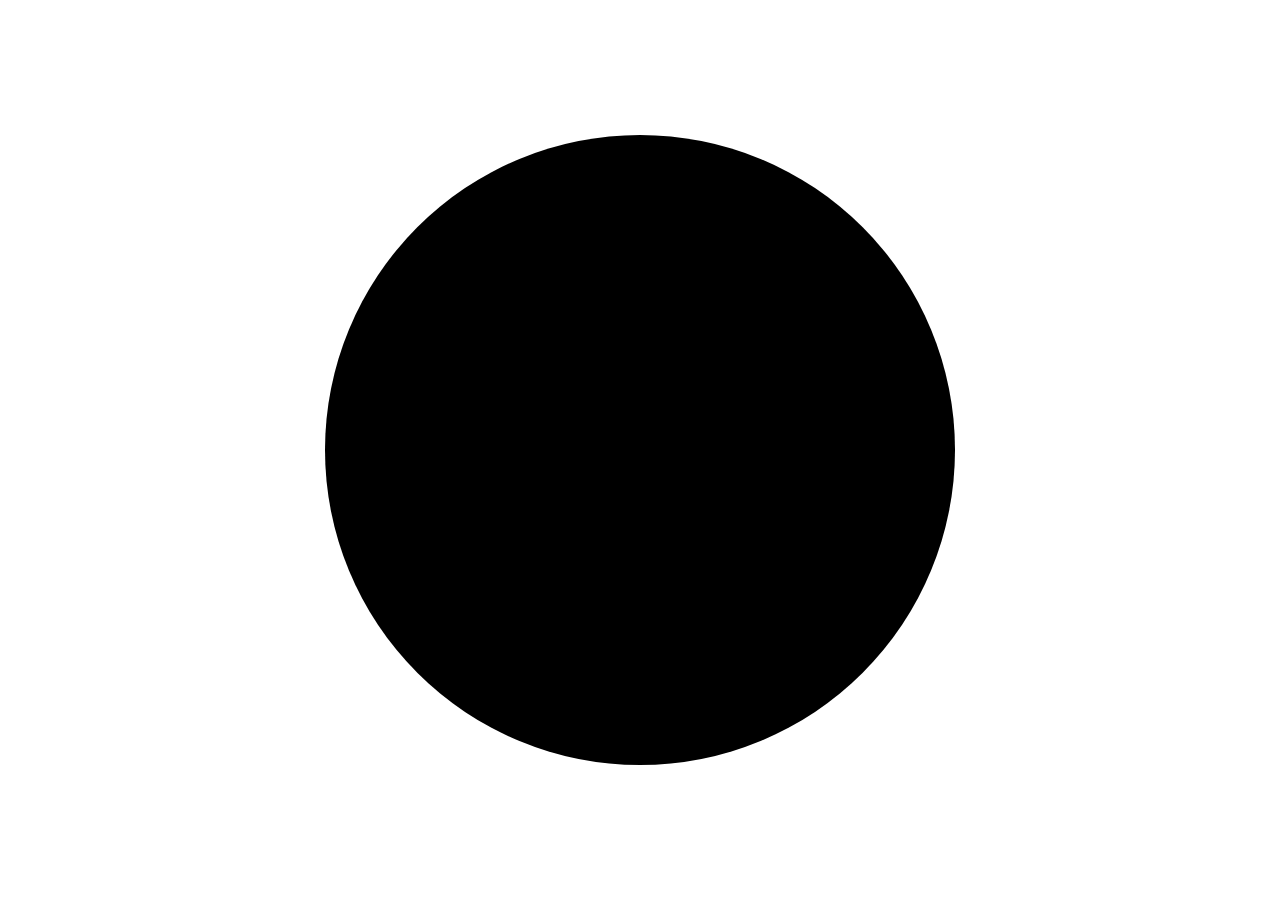
<file: site/index.html>
<!doctype html>
<html lang="de">
<head>
  <meta charset="utf-8">
  <meta name="viewport" content="width=device-width, initial-scale=1, viewport-fit=cover">
  <!-- Deutsche Texte im HTML sind nur der Rückfall ohne JavaScript. Maßgeblich ist sprachen/de.json. -->
  <title data-i18n="app.titel">Kontrastbilder</title>
  <meta name="description" content="Schwarz-weiße Kontrastbilder für Säuglinge, teilweise langsam animiert." data-i18n-attr="content=app.beschreibung">
  <meta name="theme-color" content="#000000">
  <meta name="mobile-web-app-capable" content="yes">
  <meta name="apple-mobile-web-app-capable" content="yes">
  <meta name="apple-mobile-web-app-status-bar-style" content="black-translucent">
  <meta name="apple-mobile-web-app-title" content="Kontrast">
  <link rel="manifest" href="manifest.webmanifest">
  <link rel="icon" href="icons/icon.svg" type="image/svg+xml">
  <link rel="apple-touch-icon" href="icons/icon-180.png">
  <link rel="stylesheet" href="css/app.css">
  <!-- Über file:// laufen ES-Module nicht. Dann nur den Hinweis zeigen. -->
  <script>
    if (location.protocol === "file:") {
      document.documentElement.classList.add("datei");
    }
  </script>
  <script type="module" src="js/app.js"></script>
</head>
<body>
  <main id="buehne"></main>

  <div id="ende" class="ende" hidden>
    <p data-i18n="ende.pause">Pause</p>
    <button type="button" id="fortsetzen" data-i18n="ende.fortsetzen">Weiter ansehen</button>
  </div>

  <nav id="leiste" class="leiste" aria-label="Bedienung" data-i18n-attr="aria-label=leiste.bedienung" inert>
    <button type="button" id="zurueck" title="Zurück (Pfeil links)" aria-label="Zurück" data-i18n-attr="title=leiste.zurueckTitel;aria-label=leiste.zurueck">
      <svg viewBox="0 0 24 24" aria-hidden="true"><polyline points="15 5 8 12 15 19"/></svg>
    </button>
    <span id="titel" class="titel"></span>
    <button type="button" id="weiter" title="Weiter (Pfeil rechts)" aria-label="Weiter" data-i18n-attr="title=leiste.weiterTitel;aria-label=leiste.weiter">
      <svg viewBox="0 0 24 24" aria-hidden="true"><polyline points="9 5 16 12 9 19"/></svg>
    </button>
    <button type="button" id="animation" title="Animation an/aus (Leertaste)" aria-label="Animation" aria-pressed="true" data-i18n-attr="title=leiste.animationTitel;aria-label=leiste.animation">
      <svg viewBox="0 0 24 24" aria-hidden="true" class="symbol-pause"><line x1="9" y1="6" x2="9" y2="18"/><line x1="15" y1="6" x2="15" y2="18"/></svg>
      <svg viewBox="0 0 24 24" aria-hidden="true" class="symbol-play"><polygon points="8 5 19 12 8 19"/></svg>
    </button>
    <button type="button" id="invertieren" title="Invertieren (I)" aria-label="Invertieren" aria-pressed="false" data-i18n-attr="aria-label=leiste.invertieren">
      <svg viewBox="0 0 24 24" aria-hidden="true"><circle cx="12" cy="12" r="8"/><path d="M12 4a8 8 0 0 1 0 16z" class="gefuellt"/></svg>
    </button>
    <button type="button" id="farbe" title="Farbe an/aus (C)" aria-label="Farbe" aria-pressed="false" data-i18n-attr="title=leiste.farbeTitel;aria-label=leiste.farbe">
      <svg viewBox="0 0 24 24" aria-hidden="true"><circle cx="12" cy="7.5" r="4.5"/><circle cx="7.5" cy="15.5" r="4.5"/><circle cx="16.5" cy="15.5" r="4.5"/></svg>
    </button>
    <button type="button" id="ton" title="Klang an/aus (T)" aria-label="Klang" aria-pressed="false" data-i18n-attr="title=leiste.tonTitel;aria-label=leiste.ton">
      <svg viewBox="0 0 24 24" aria-hidden="true" class="symbol-an"><polygon points="3 9 7 9 12 5 12 19 7 15 3 15" class="gefuellt"/><path d="M15.5 9a4 4 0 0 1 0 6"/><path d="M18 6.5a7.5 7.5 0 0 1 0 11"/></svg>
      <svg viewBox="0 0 24 24" aria-hidden="true" class="symbol-aus"><polygon points="3 9 7 9 12 5 12 19 7 15 3 15"/><line x1="16" y1="9.5" x2="21" y2="14.5"/><line x1="21" y1="9.5" x2="16" y2="14.5"/></svg>
    </button>
    <button type="button" id="vollbild" title="Vollbild (F)" aria-label="Vollbild" data-i18n-attr="title=leiste.vollbildTitel;aria-label=leiste.vollbild">
      <svg viewBox="0 0 24 24" aria-hidden="true"><polyline points="4 9 4 4 9 4"/><polyline points="15 4 20 4 20 9"/><polyline points="20 15 20 20 15 20"/><polyline points="9 20 4 20 4 15"/></svg>
    </button>
    <button type="button" id="menue" title="Einstellungen" aria-label="Einstellungen" aria-haspopup="dialog" data-i18n-attr="title=leiste.einstellungenTitel;aria-label=leiste.einstellungen">
      <svg viewBox="0 0 24 24" aria-hidden="true"><line x1="4" y1="7" x2="20" y2="7"/><line x1="4" y1="17" x2="20" y2="17"/><circle cx="9" cy="7" r="2.2" class="gefuellt"/><circle cx="15" cy="17" r="2.2" class="gefuellt"/></svg>
    </button>
  </nav>

  <dialog id="einstellungen" class="einstellungen" aria-labelledby="einstellungen-titel">
    <form method="dialog">
      <h2 id="einstellungen-titel" data-i18n="einstellungen.titel">Einstellungen</h2>

      <label class="zeile">
        <input type="checkbox" id="e-animation">
        <span data-i18n="einstellungen.animation">Animation</span>
      </label>
      <p class="hinweis" id="e-animation-hinweis" hidden data-i18n="einstellungen.animationSystem">Das System wünscht weniger Bewegung. Deshalb ist die Animation standardmäßig aus.</p>

      <label class="zeile">
        <span data-i18n="einstellungen.tempo">Geschwindigkeit</span>
        <input type="range" id="e-tempo" min="0" max="5" step="1">
        <output id="e-tempo-wert" for="e-tempo"></output>
      </label>

      <label class="zeile">
        <input type="checkbox" id="e-invertiert">
        <span data-i18n="einstellungen.invertiert">Invertiert (weiß auf schwarz)</span>
      </label>

      <label class="zeile">
        <input type="checkbox" id="e-farbe">
        <span data-i18n="einstellungen.farbe">Farbe (bis zu 4 Farben pro Bild)</span>
      </label>
      <p class="hinweis" data-i18n="einstellungen.farbeHinweis">Im Farbmodus hat jedes Bild seine eigenen Farben, Invertieren wirkt dann nicht. Einige Bilder bleiben schwarz-weiß.</p>

      <label class="zeile">
        <input type="checkbox" id="e-ton">
        <span data-i18n="einstellungen.klang">Klang</span>
      </label>
      <div id="e-klaenge" class="klangliste"></div>
      <p class="hinweis" data-i18n="einstellungen.klaengeHinweis">Mehrere Klänge lassen sich gleichzeitig anhaken und mischen. Der Regler daneben bestimmt den Anteil.</p>

      <label class="zeile">
        <span data-i18n="einstellungen.lautstaerke">Lautstärke</span>
        <input type="range" id="e-lautstaerke" min="0" max="100" step="5">
        <output id="e-lautstaerke-wert" for="e-lautstaerke"></output>
      </label>
      <p class="hinweis" data-i18n="einstellungen.klangHinweis">Klänge werden live im Gerät erzeugt, es werden keine Dateien abgespielt. Leise einstellen und das Gerät nicht direkt neben das Kind legen. Der Klang läuft nach dem Sitzungs-Timer weiter.</p>

      <label class="zeile">
        <span data-i18n="einstellungen.autoWeiter">Automatisch weiter</span>
        <select id="e-auto">
          <option value="0" data-i18n="einstellungen.autoAus">aus</option>
          <option value="60" data-i18n="einstellungen.auto60">jede Minute</option>
          <option value="180" data-i18n="einstellungen.auto180">alle 3 Minuten</option>
          <option value="300" data-i18n="einstellungen.auto300">alle 5 Minuten</option>
          <option value="600" data-i18n="einstellungen.auto600">alle 10 Minuten</option>
        </select>
      </label>

      <label class="zeile">
        <span data-i18n="einstellungen.sitzung">Sitzung beenden nach</span>
        <select id="e-sitzung">
          <option value="0" data-i18n="einstellungen.sitzungAus">aus</option>
          <option value="3" data-i18n="einstellungen.sitzung3">3 Minuten</option>
          <option value="5" data-i18n="einstellungen.sitzung5">5 Minuten</option>
          <option value="10" data-i18n="einstellungen.sitzung10">10 Minuten</option>
        </select>
      </label>

      <label class="zeile">
        <input type="checkbox" id="e-touch">
        <span data-i18n="einstellungen.touch">Tippen und Wischen wechselt das Bild</span>
      </label>
      <p class="hinweis" data-i18n="einstellungen.touchHinweis">Aus: Berührung blendet nur diese Leiste ein. An: linkes Drittel zurück, rechtes Drittel weiter, Mitte Leiste, Wischen wechselt.</p>

      <label class="zeile" id="e-sprache-zeile" hidden>
        <span data-i18n="einstellungen.sprache">Sprache</span>
        <select id="e-sprache"></select>
      </label>

      <p class="hinweis" id="e-wach"></p>

      <p class="hinweis" data-i18n="einstellungen.tasten">Tasten: Pfeile wechseln, Leertaste Animation, I invertiert, C Farbe, T Klang, F Vollbild, + und − Geschwindigkeit.</p>

      <p class="links">
        <a href="druck.html" data-i18n="einstellungen.druck">Druckansicht</a>
        <a href="pruefen.html" data-i18n="einstellungen.pruefen">Prüfseite</a>
        <a href="hinweise.html" data-i18n="einstellungen.hinweise">Hinweise und Datenschutz</a>
      </p>

      <button type="submit" class="schliessen" data-i18n="einstellungen.schliessen">Schließen</button>
    </form>
  </dialog>

  <div id="datei-hinweis" class="datei-hinweis">
    <h1>Kontrastbilder</h1>
    <p>Diese Seite muss über einen lokalen Server geöffnet werden, nicht direkt als Datei.</p>
    <p>Im Projektordner ausführen:</p>
    <pre>python3 werkzeuge/server.py</pre>
    <p>Dann im Browser <code>http://localhost:8000</code> öffnen.</p>
  </div>

  <noscript><p class="datei-hinweis" style="display:block">Diese Seite braucht JavaScript.</p></noscript>
</body>
</html>
</file>
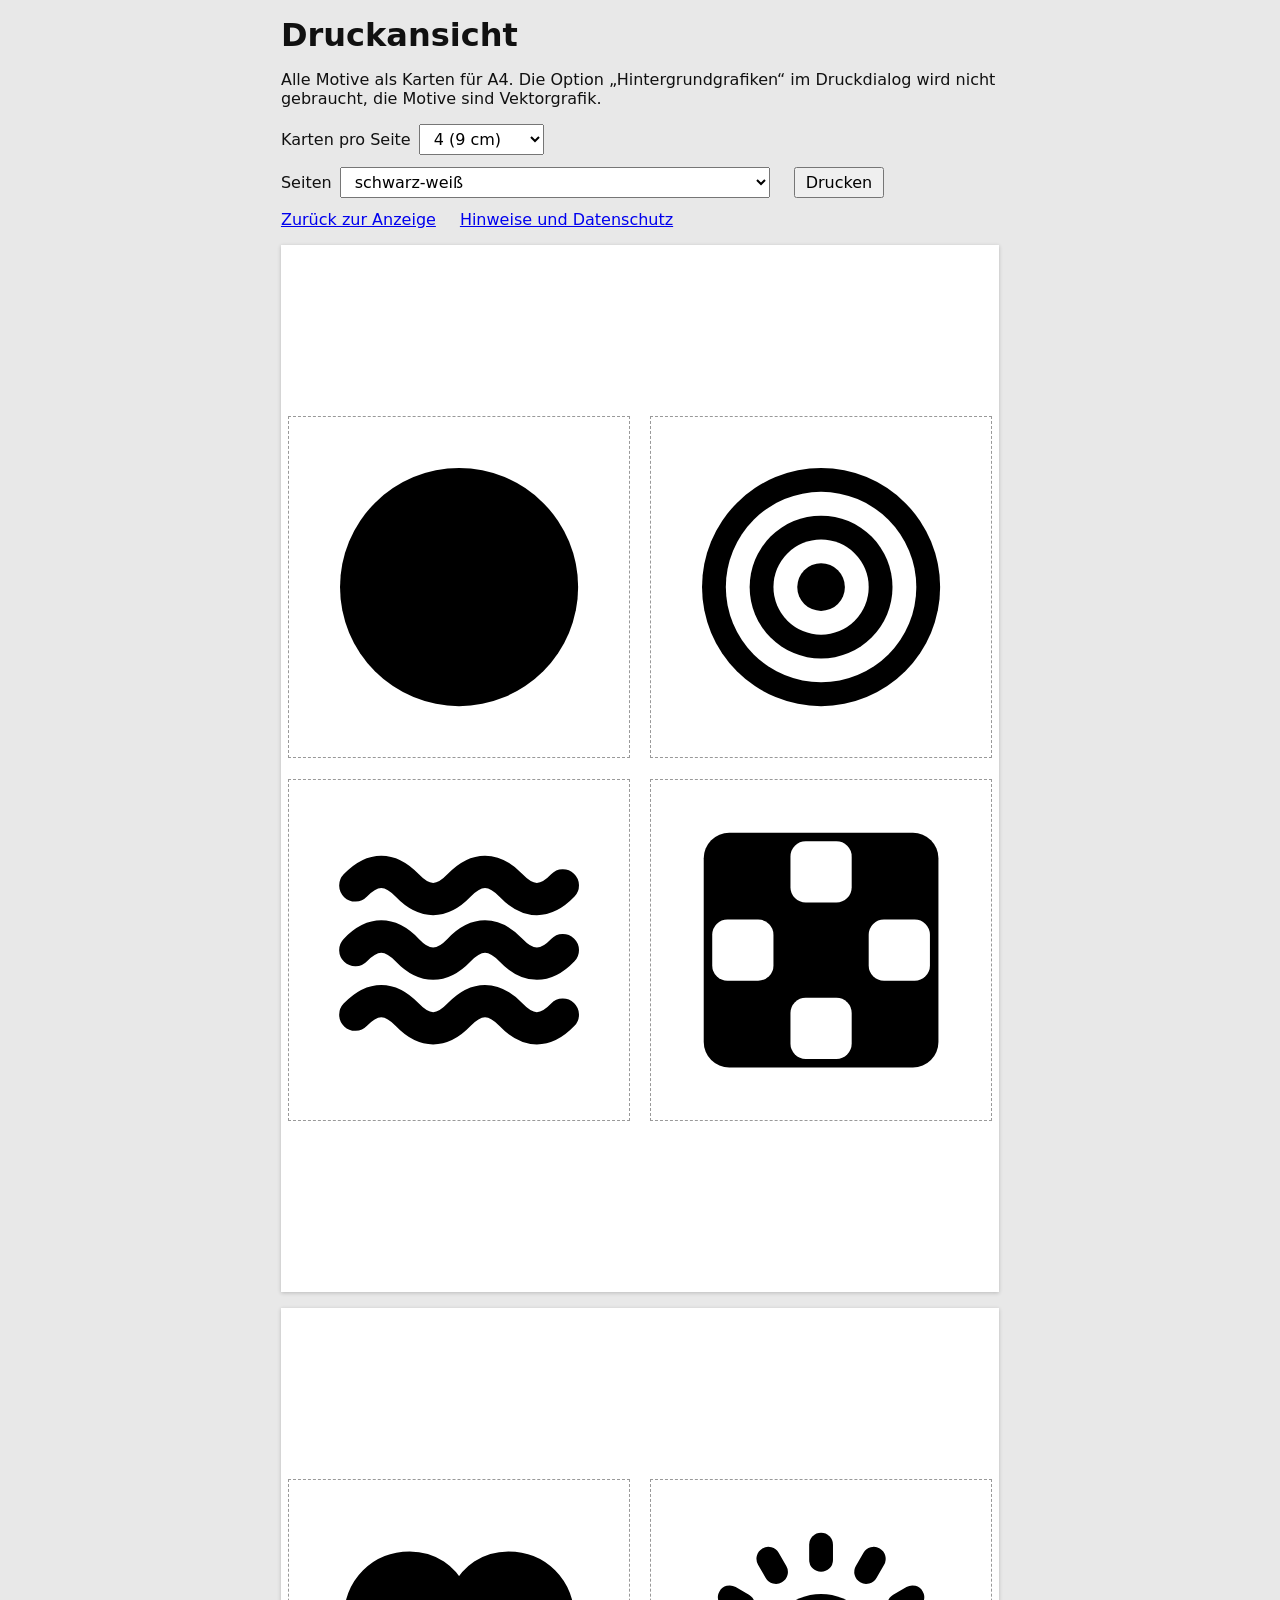
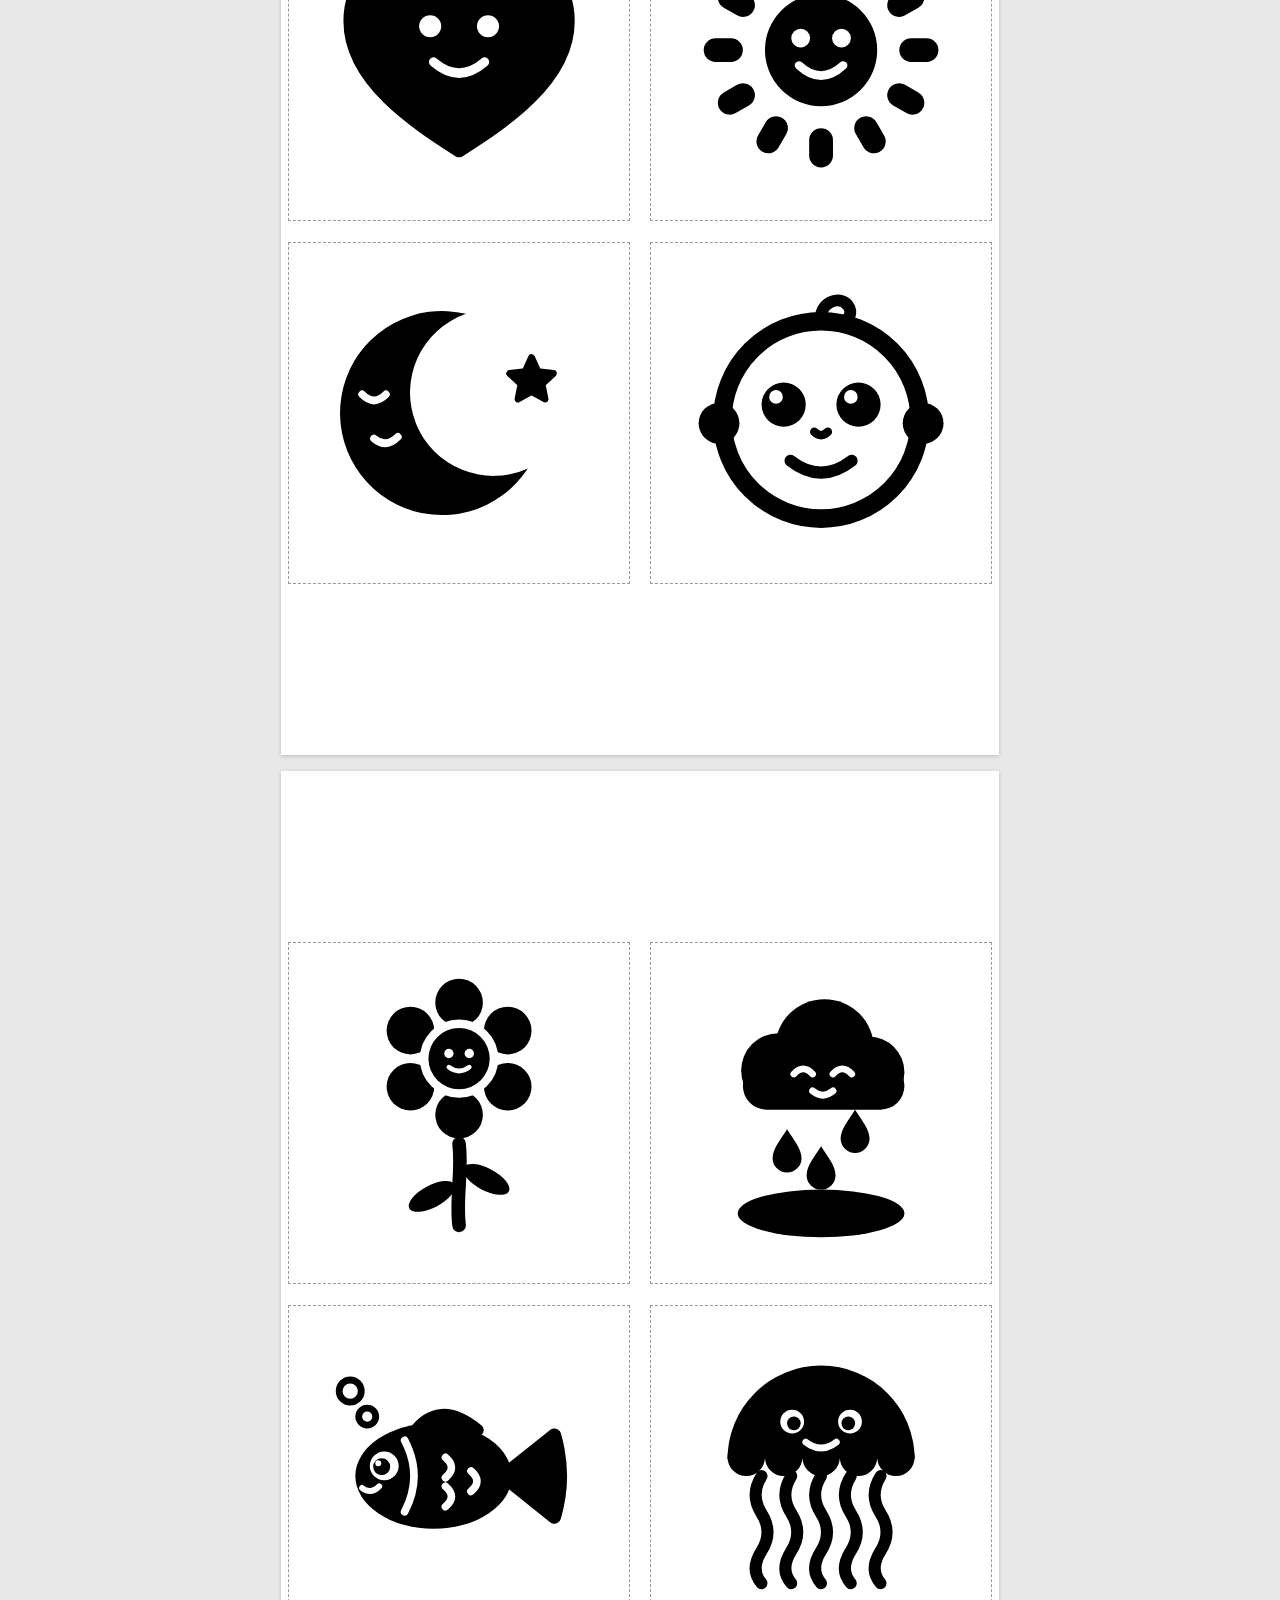
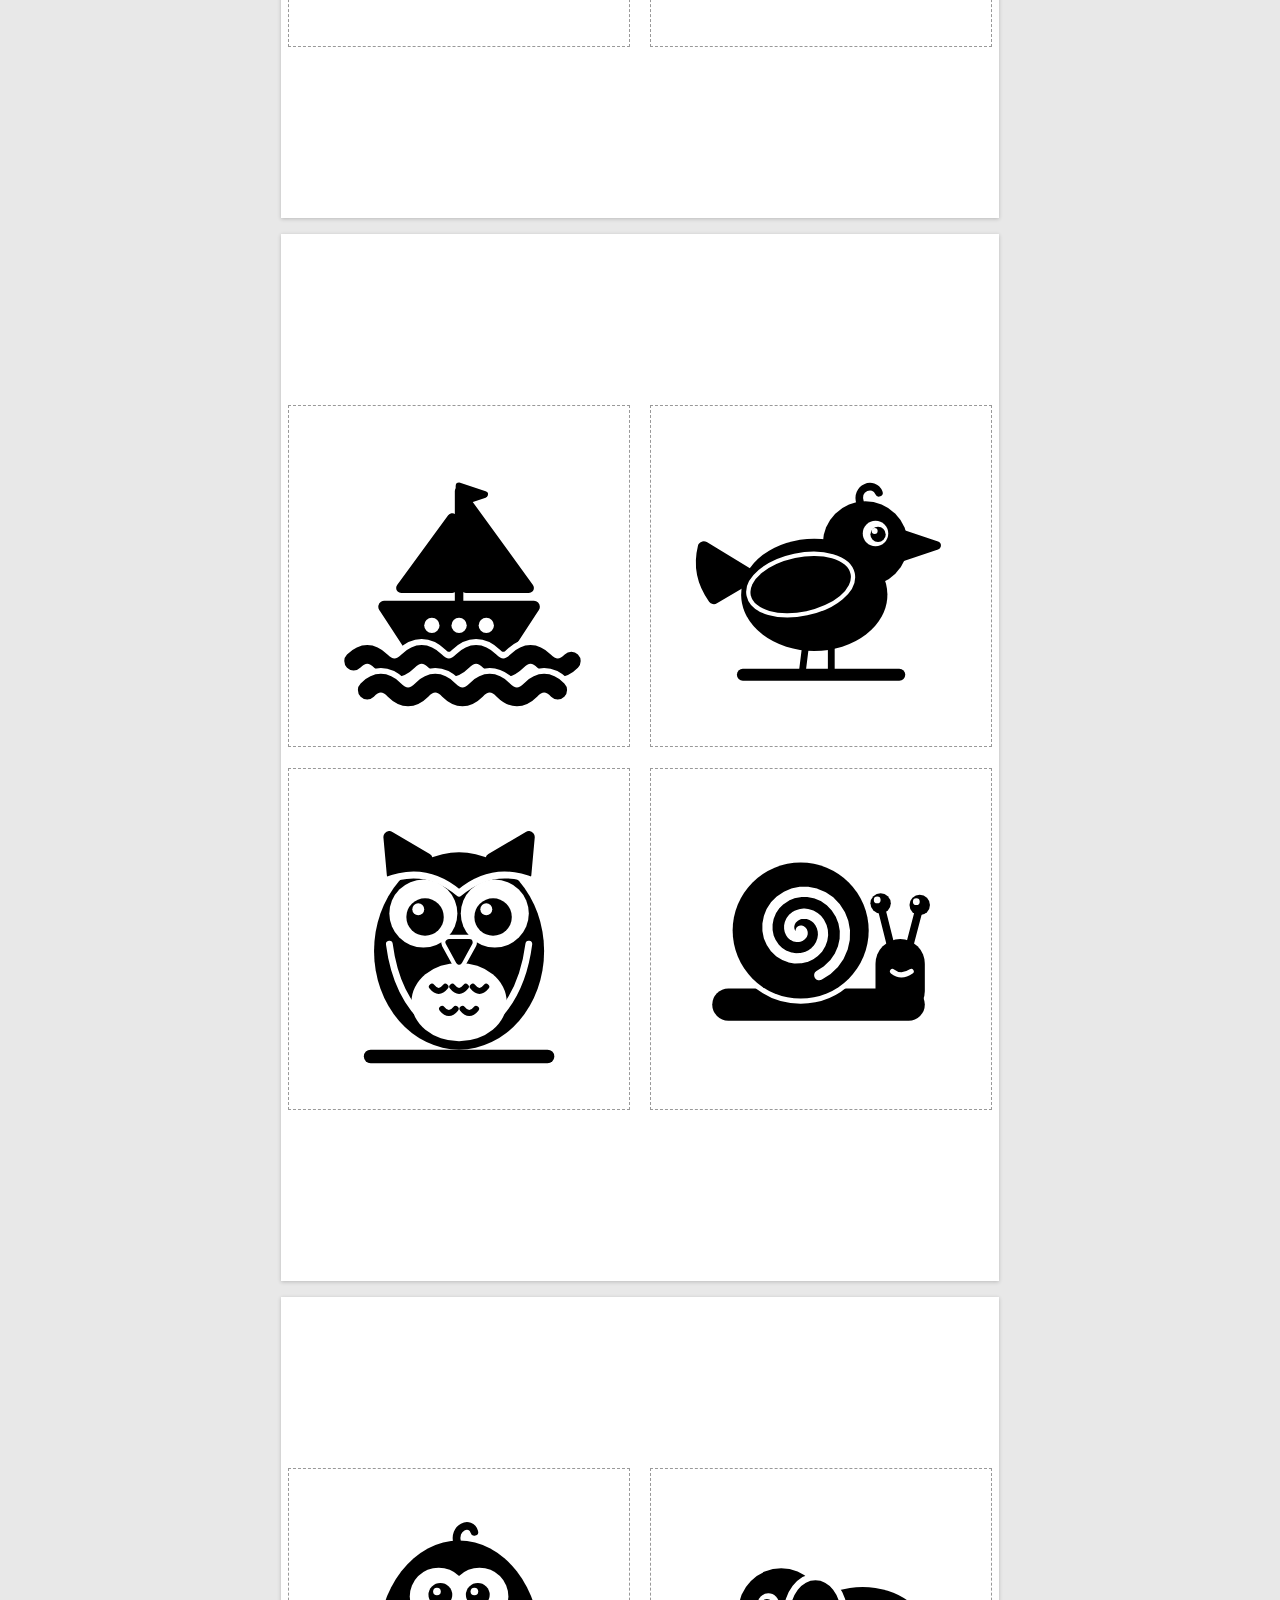
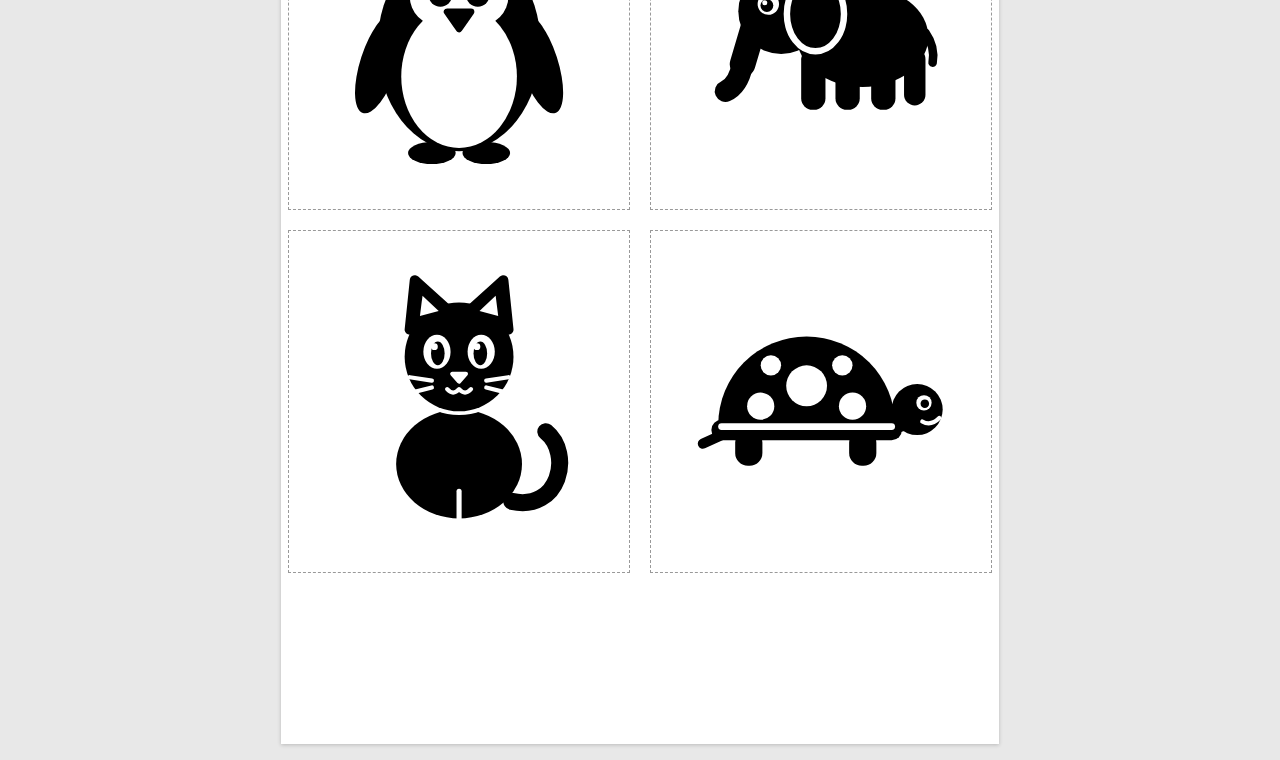
<file: site/druck.html>
<!doctype html>
<html lang="de">
<head>
  <meta charset="utf-8">
  <meta name="viewport" content="width=device-width, initial-scale=1">
  <!-- Deutsche Texte im HTML sind nur der Rückfall ohne JavaScript. Maßgeblich ist sprachen/de.json. -->
  <title data-i18n="druck.seitentitel">Kontrastbilder – Druckansicht</title>
  <link rel="icon" href="icons/icon.svg" type="image/svg+xml">
  <link rel="stylesheet" href="css/druck.css">
  <script type="module" src="js/druck.js"></script>
</head>
<body>
  <header class="steuerung">
    <h1 data-i18n="druck.ueberschrift">Druckansicht</h1>
    <p data-i18n="druck.text">Alle Motive als Karten für A4. Die Option „Hintergrundgrafiken“ im Druckdialog wird nicht gebraucht, die Motive sind Vektorgrafik.</p>
    <form id="optionen">
      <label>
        <span data-i18n="druck.proSeite">Karten pro Seite</span>
        <select id="pro-seite">
          <option value="1" data-i18n="druck.pro1">1 (18 cm)</option>
          <option value="2" data-i18n="druck.pro2">2 (13 cm)</option>
          <option value="4" selected data-i18n="druck.pro4">4 (9 cm)</option>
          <option value="6" data-i18n="druck.pro6">6 (8,5 cm)</option>
        </select>
      </label>
      <label>
        <span data-i18n="druck.seiten">Seiten</span>
        <select id="variante">
          <option value="normal" data-i18n="druck.normal">schwarz-weiß</option>
          <option value="invertiert" data-i18n="druck.invertiert">invertiert</option>
          <option value="farbe" data-i18n="druck.farbe">farbig</option>
          <option value="beidseitig" data-i18n="druck.beidseitig">beidseitig: vorne schwarz-weiß, hinten invertiert</option>
          <option value="farbe-sw" data-i18n="druck.farbeSw">beidseitig: vorne farbig, hinten schwarz-weiß</option>
        </select>
      </label>
      <button type="button" id="drucken" data-i18n="druck.drucken">Drucken</button>
      <a href="./" data-i18n="druck.zurueck">Zurück zur Anzeige</a>
      <a href="hinweise.html" data-i18n="druck.hinweise">Hinweise und Datenschutz</a>
    </form>
    <p class="hinweis" id="hinweis-beidseitig" hidden data-i18n="druck.beidseitigHinweis">Beidseitig: im Druckdialog „beidseitig, lange Kante“ wählen. Auf jede Vorderseite folgt eine Rückseite mit denselben Motiven, spiegelverkehrt angeordnet, damit sie beim Wenden übereinanderliegen.</p>
  </header>
  <main id="seiten"></main>
</body>
</html>
</file>
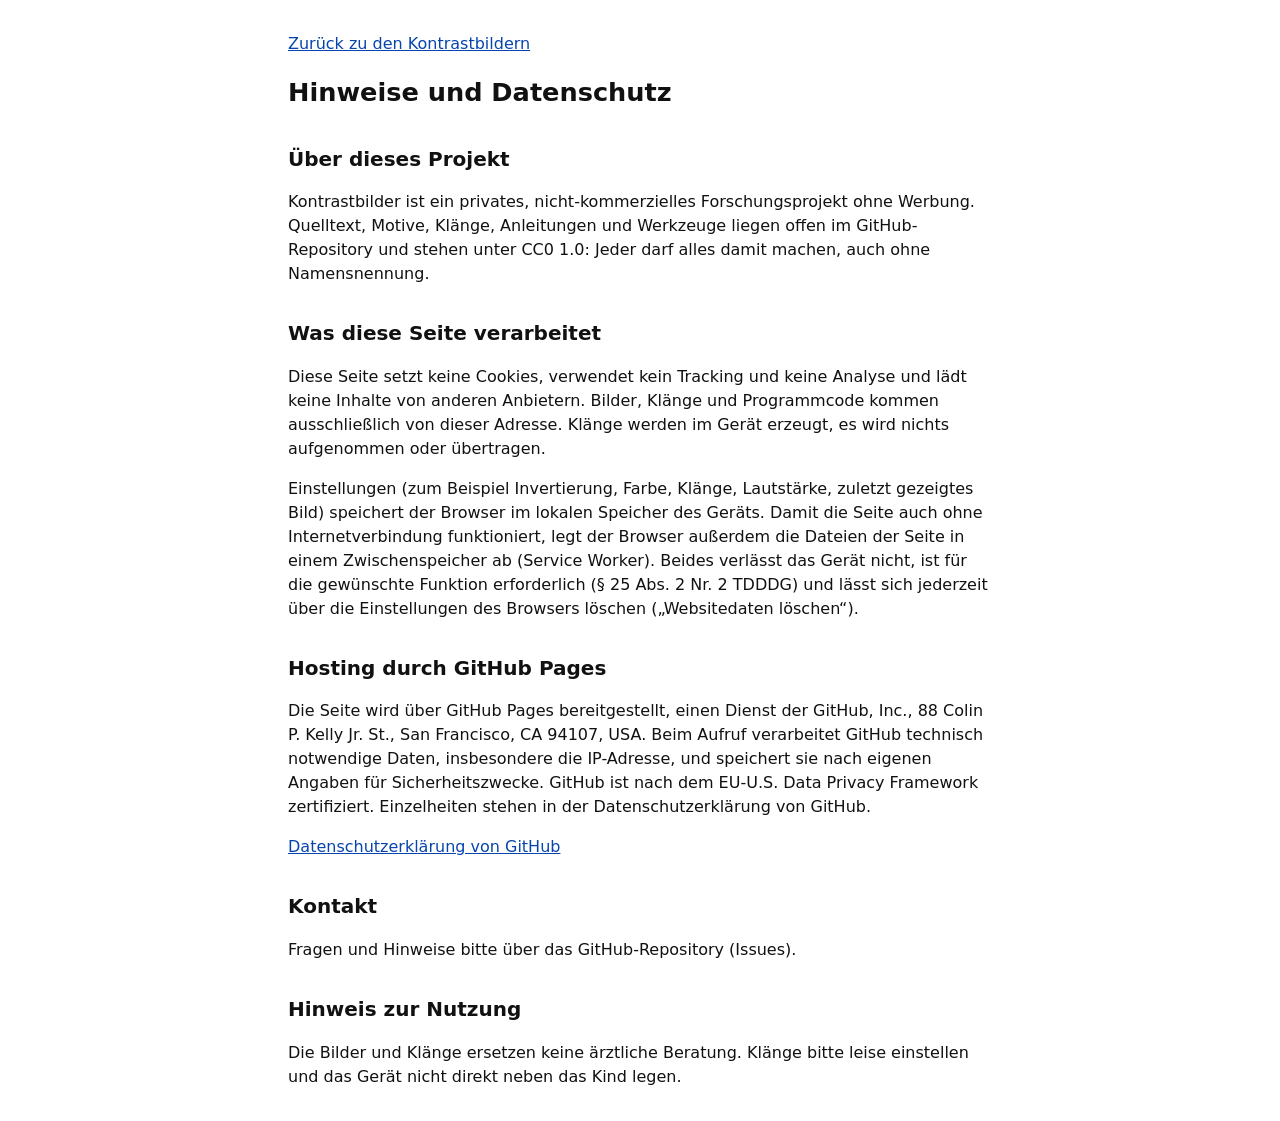
<file: site/hinweise.html>
<!doctype html>
<html lang="de">
<head>
  <meta charset="utf-8">
  <meta name="viewport" content="width=device-width, initial-scale=1">
  <!-- Deutsche Texte im HTML sind nur der Rückfall ohne JavaScript. Maßgeblich ist sprachen/de.json. -->
  <title data-i18n="hinweise.seitentitel">Kontrastbilder – Hinweise und Datenschutz</title>
  <link rel="icon" href="icons/icon.svg" type="image/svg+xml">
  <script type="module" src="js/hinweise.js"></script>
  <style>
    body {
      max-width: 44em;
      margin: 0 auto;
      padding: 16px;
      font-family: system-ui, sans-serif;
      line-height: 1.5;
      color: #111;
      background: #fff;
    }

    h1 {
      font-size: 1.6em;
    }

    h2 {
      margin-top: 1.6em;
      font-size: 1.25em;
    }

    a {
      color: #0645ad;
    }
  </style>
</head>
<body>
  <p><a href="./" data-i18n="hinweise.zurueck">Zurück zu den Kontrastbildern</a></p>

  <h1 data-i18n="hinweise.ueberschrift">Hinweise und Datenschutz</h1>

  <h2 data-i18n="hinweise.projektTitel">Über dieses Projekt</h2>
  <p data-i18n="hinweise.projekt">Kontrastbilder ist ein privates, nicht-kommerzielles Forschungsprojekt ohne Werbung. Quelltext, Motive, Klänge, Anleitungen und Werkzeuge liegen offen im GitHub-Repository und stehen unter CC0 1.0: Jeder darf alles damit machen, auch ohne Namensnennung.</p>
  <!-- Der Link wird auf github.io aus der Adresse der Seite abgeleitet (siehe js/hinweise.js) -->
  <p id="repo-absatz" hidden><a id="repo" href="https://github.com/" data-i18n="hinweise.repo">Zum GitHub-Repository</a></p>

  <h2 data-i18n="hinweise.datenTitel">Was diese Seite verarbeitet</h2>
  <p data-i18n="hinweise.daten1">Diese Seite setzt keine Cookies, verwendet kein Tracking und keine Analyse und lädt keine Inhalte von anderen Anbietern. Bilder, Klänge und Programmcode kommen ausschließlich von dieser Adresse. Klänge werden im Gerät erzeugt, es wird nichts aufgenommen oder übertragen.</p>
  <p data-i18n="hinweise.daten2">Einstellungen (zum Beispiel Invertierung, Farbe, Klänge, Lautstärke, zuletzt gezeigtes Bild) speichert der Browser im lokalen Speicher des Geräts. Damit die Seite auch ohne Internetverbindung funktioniert, legt der Browser außerdem die Dateien der Seite in einem Zwischenspeicher ab (Service Worker). Beides verlässt das Gerät nicht, ist für die gewünschte Funktion erforderlich (§ 25 Abs. 2 Nr. 2 TDDDG) und lässt sich jederzeit über die Einstellungen des Browsers löschen („Websitedaten löschen“).</p>

  <h2 data-i18n="hinweise.hostingTitel">Hosting durch GitHub Pages</h2>
  <p data-i18n="hinweise.hosting">Die Seite wird über GitHub Pages bereitgestellt, einen Dienst der GitHub, Inc., 88 Colin P. Kelly Jr. St., San Francisco, CA 94107, USA. Beim Aufruf verarbeitet GitHub technisch notwendige Daten, insbesondere die IP-Adresse, und speichert sie nach eigenen Angaben für Sicherheitszwecke. GitHub ist nach dem EU-U.S. Data Privacy Framework zertifiziert. Einzelheiten stehen in der Datenschutzerklärung von GitHub.</p>
  <p><a href="https://docs.github.com/site-policy/privacy-policies/github-privacy-statement" data-i18n="hinweise.githubDatenschutz">Datenschutzerklärung von GitHub</a></p>

  <h2 data-i18n="hinweise.kontaktTitel">Kontakt</h2>
  <p data-i18n="hinweise.kontakt">Fragen und Hinweise bitte über das GitHub-Repository (Issues).</p>

  <h2 data-i18n="hinweise.nutzungTitel">Hinweis zur Nutzung</h2>
  <p data-i18n="hinweise.nutzung">Die Bilder und Klänge ersetzen keine ärztliche Beratung. Klänge bitte leise einstellen und das Gerät nicht direkt neben das Kind legen.</p>
</body>
</html>
</file>
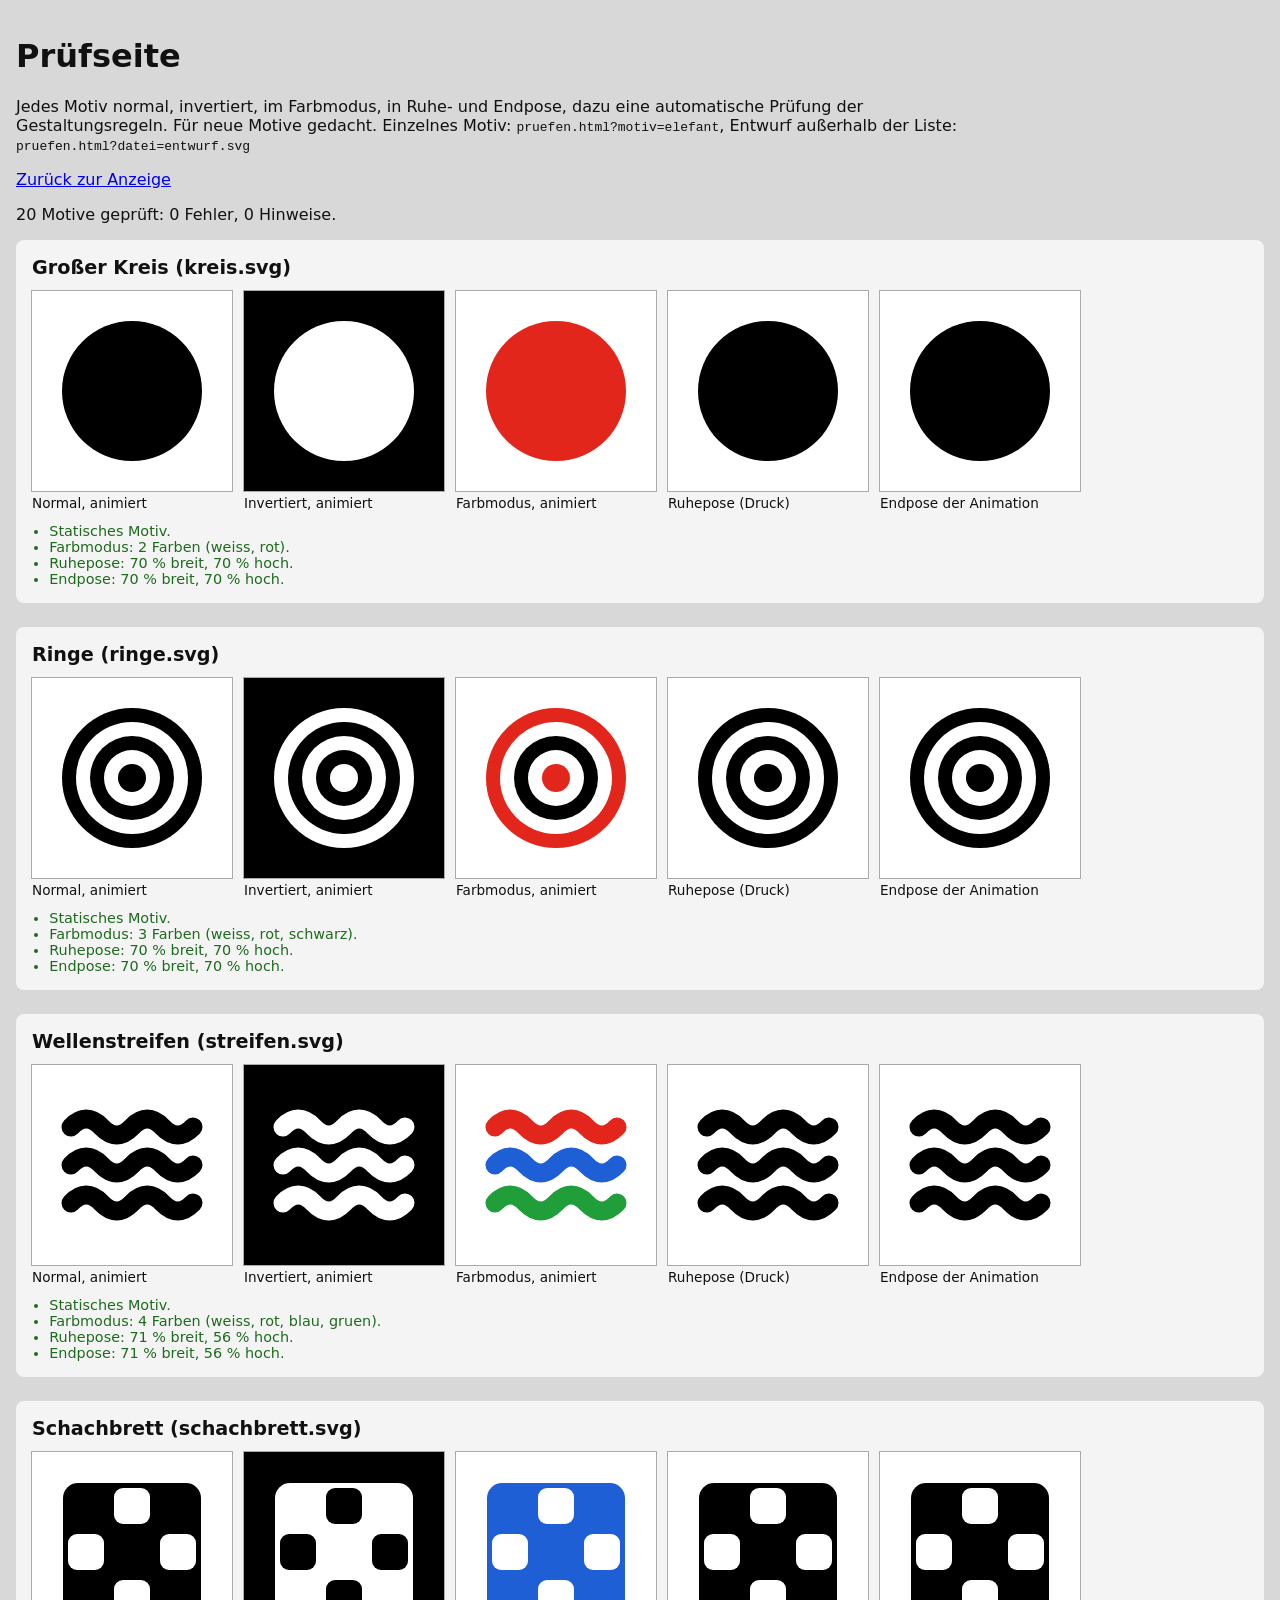
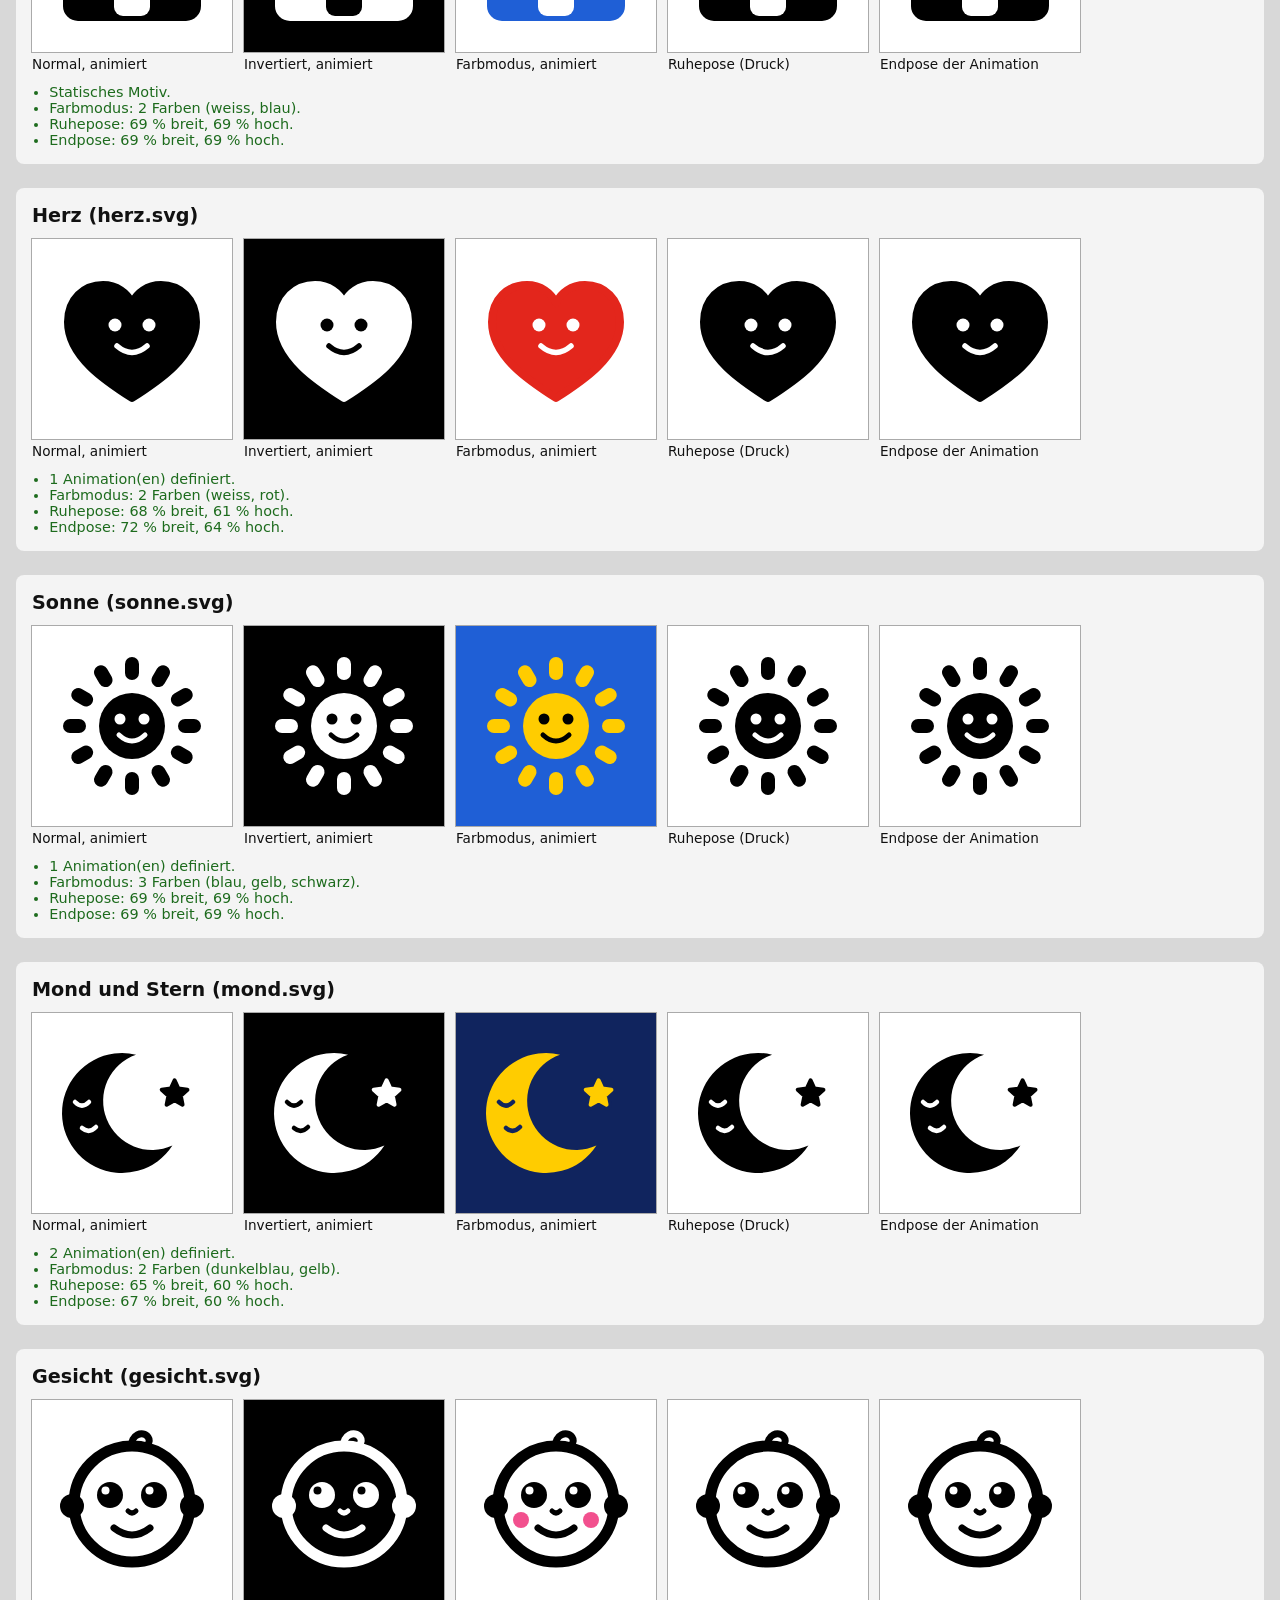
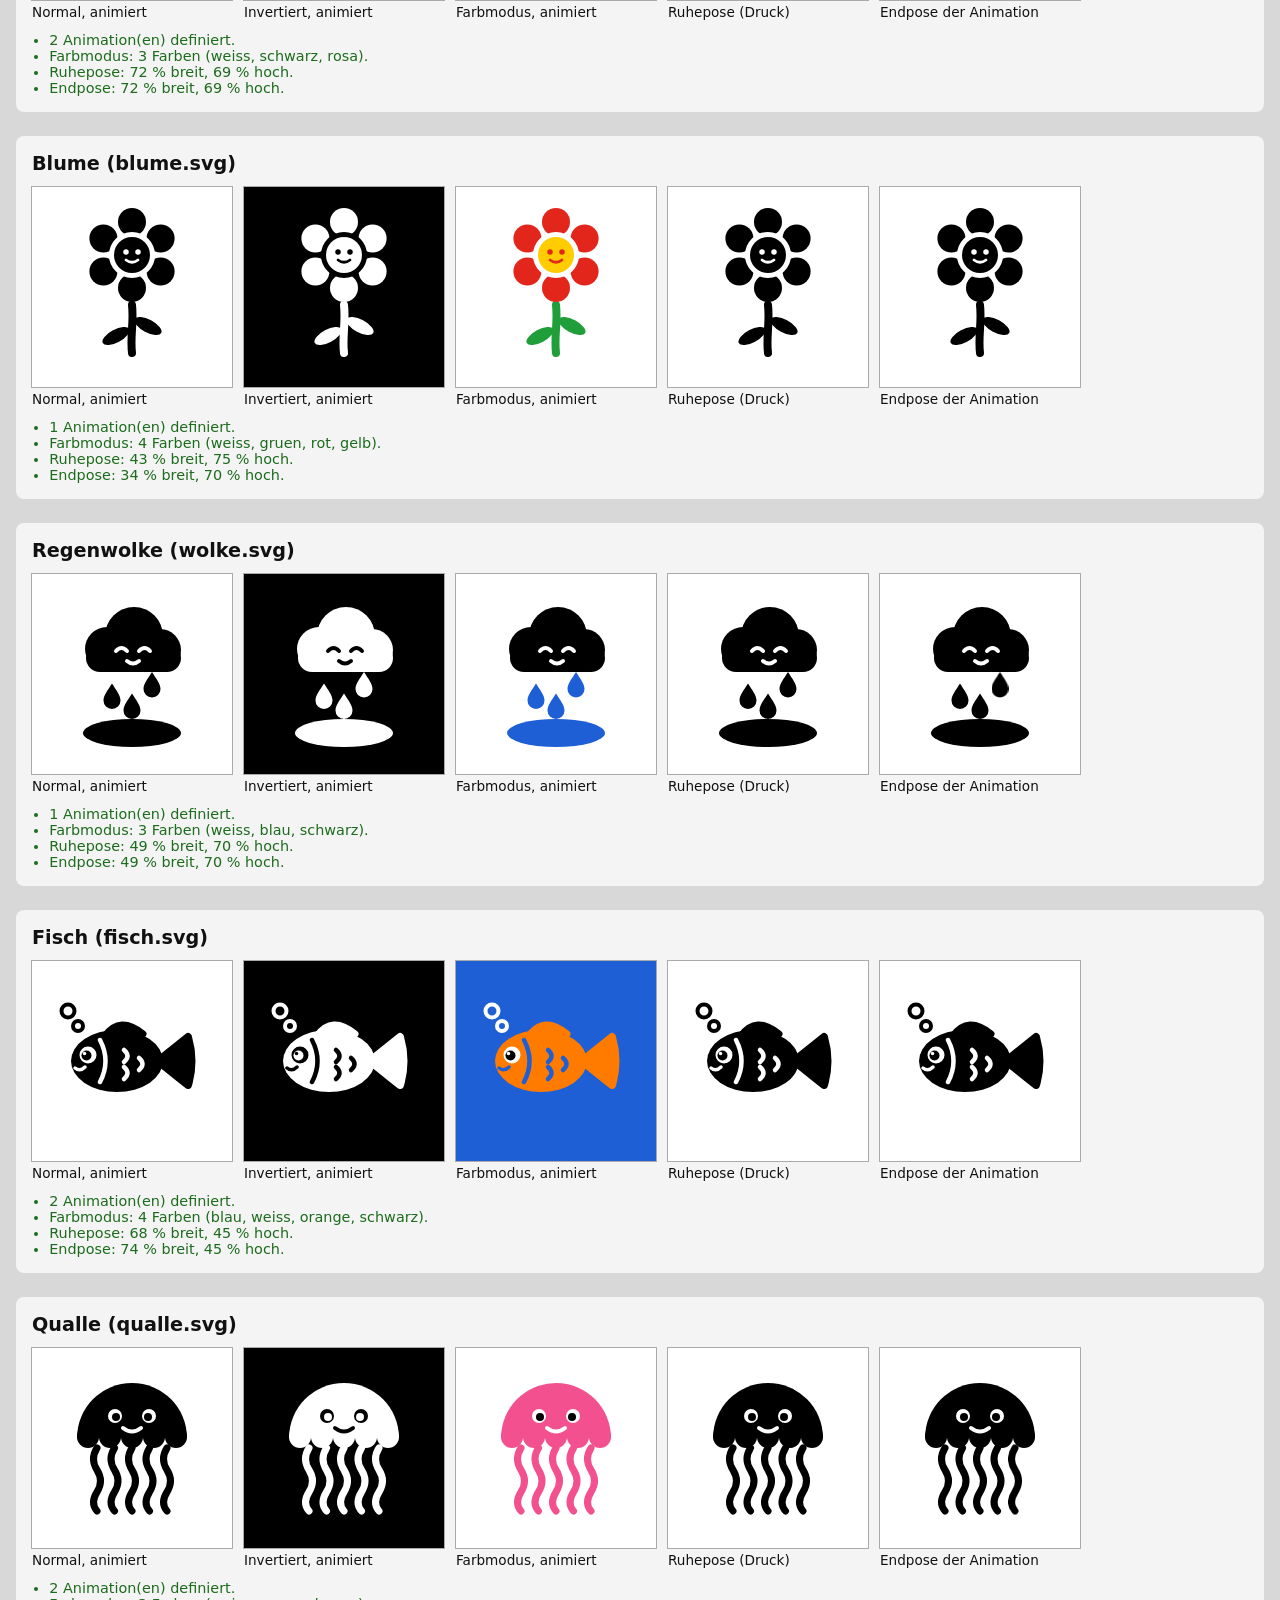
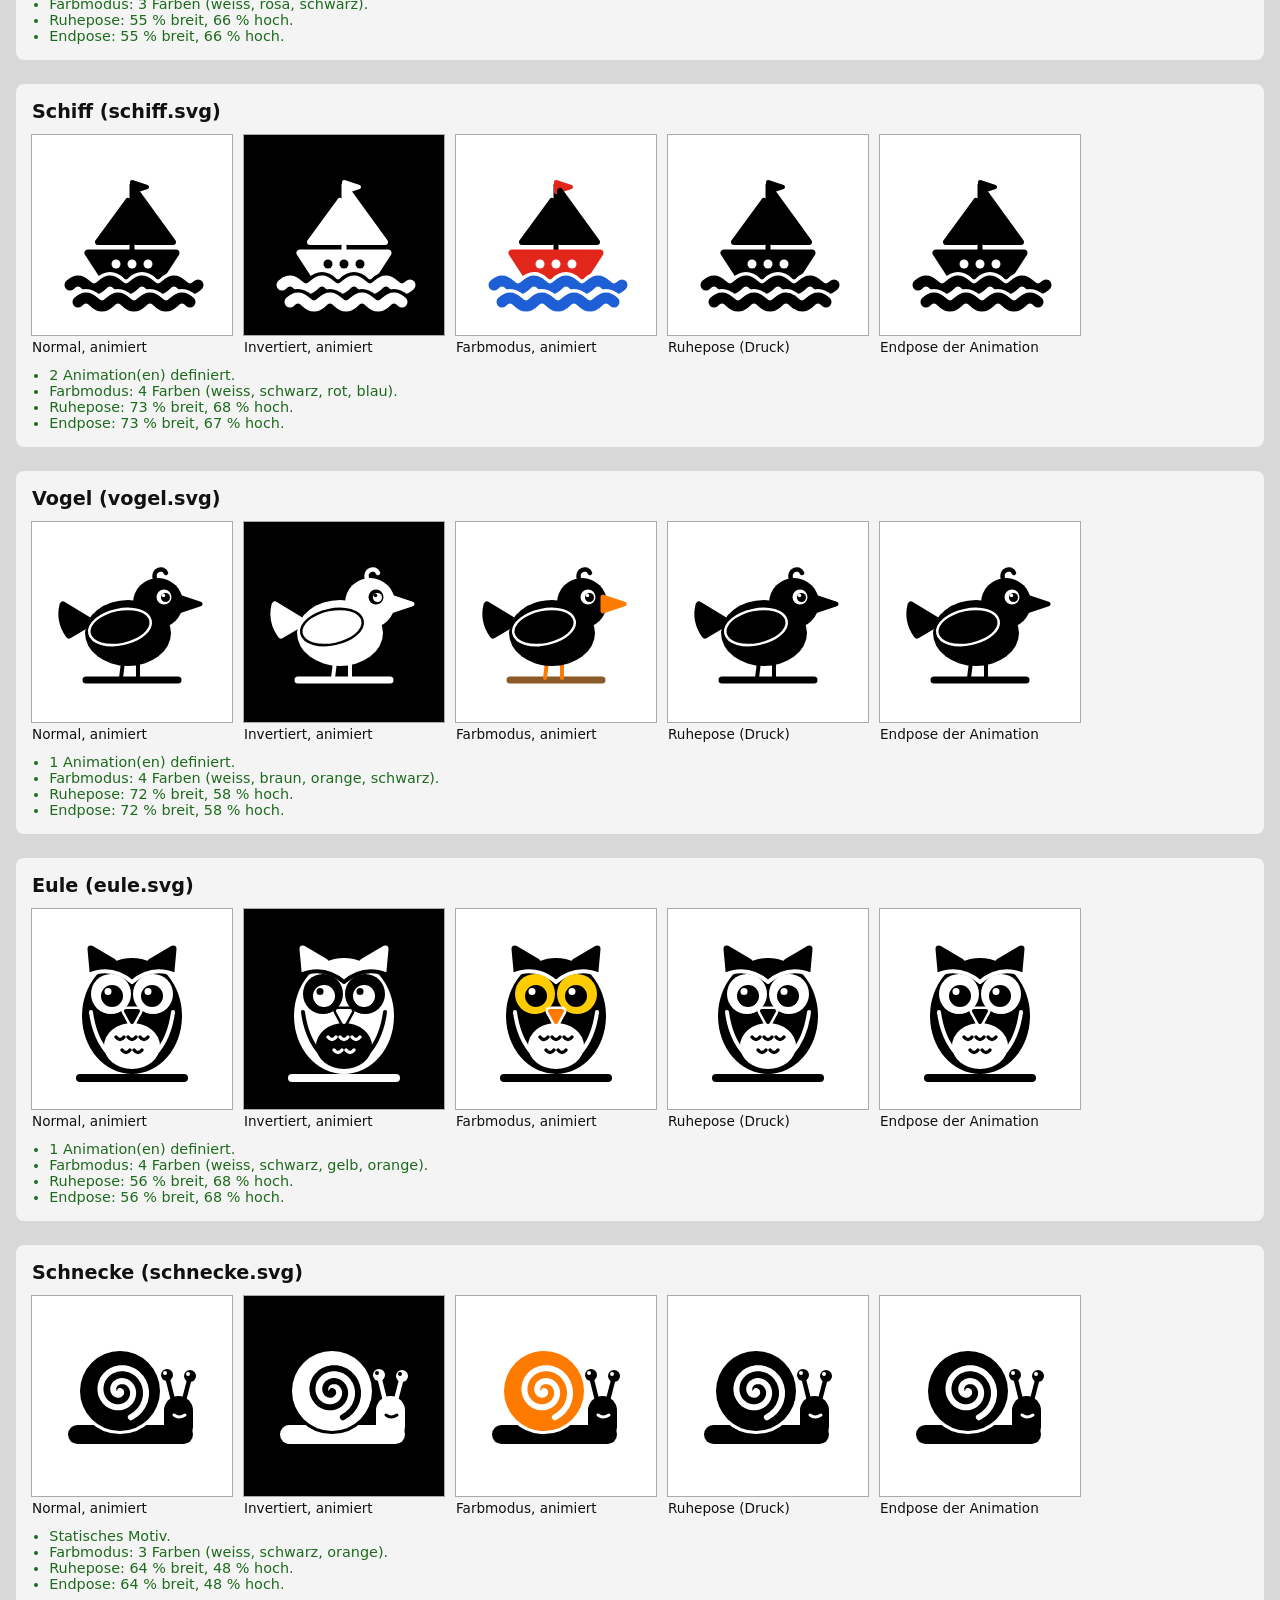
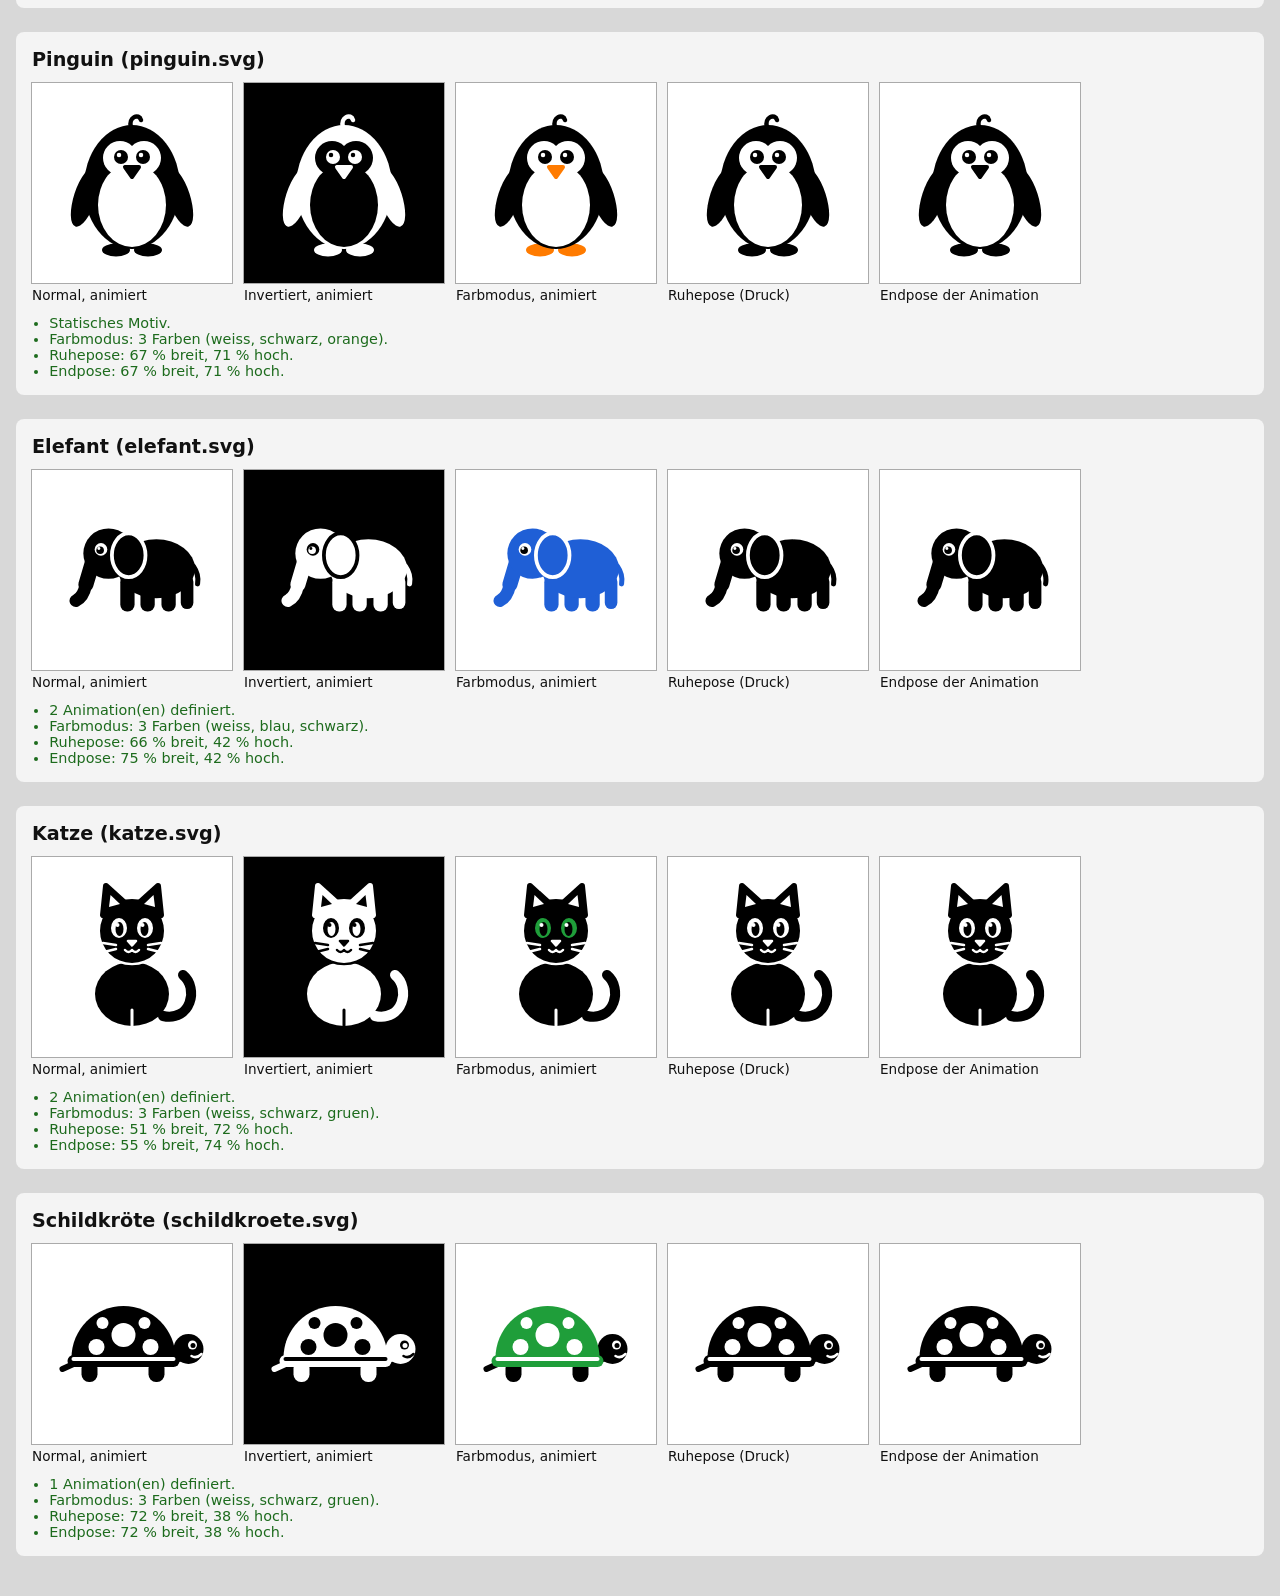
<file: site/pruefen.html>
<!doctype html>
<html lang="de">
<head>
  <meta charset="utf-8">
  <meta name="viewport" content="width=device-width, initial-scale=1">
  <title>Kontrastbilder – Prüfseite</title>
  <link rel="icon" href="icons/icon.svg" type="image/svg+xml">
  <link rel="stylesheet" href="css/pruefen.css">
  <script type="module" src="js/pruefen.js"></script>
</head>
<body>
  <header>
    <h1>Prüfseite</h1>
    <p>Jedes Motiv normal, invertiert, im Farbmodus, in Ruhe- und Endpose, dazu eine automatische Prüfung der Gestaltungsregeln. Für neue Motive gedacht. Einzelnes Motiv: <code>pruefen.html?motiv=elefant</code>, Entwurf außerhalb der Liste: <code>pruefen.html?datei=entwurf.svg</code></p>
    <p><a href="./">Zurück zur Anzeige</a></p>
    <p id="zusammenfassung"></p>
  </header>
  <main id="liste"></main>
  <pre id="ergebnis-text" hidden></pre>
</body>
</html>
</file>
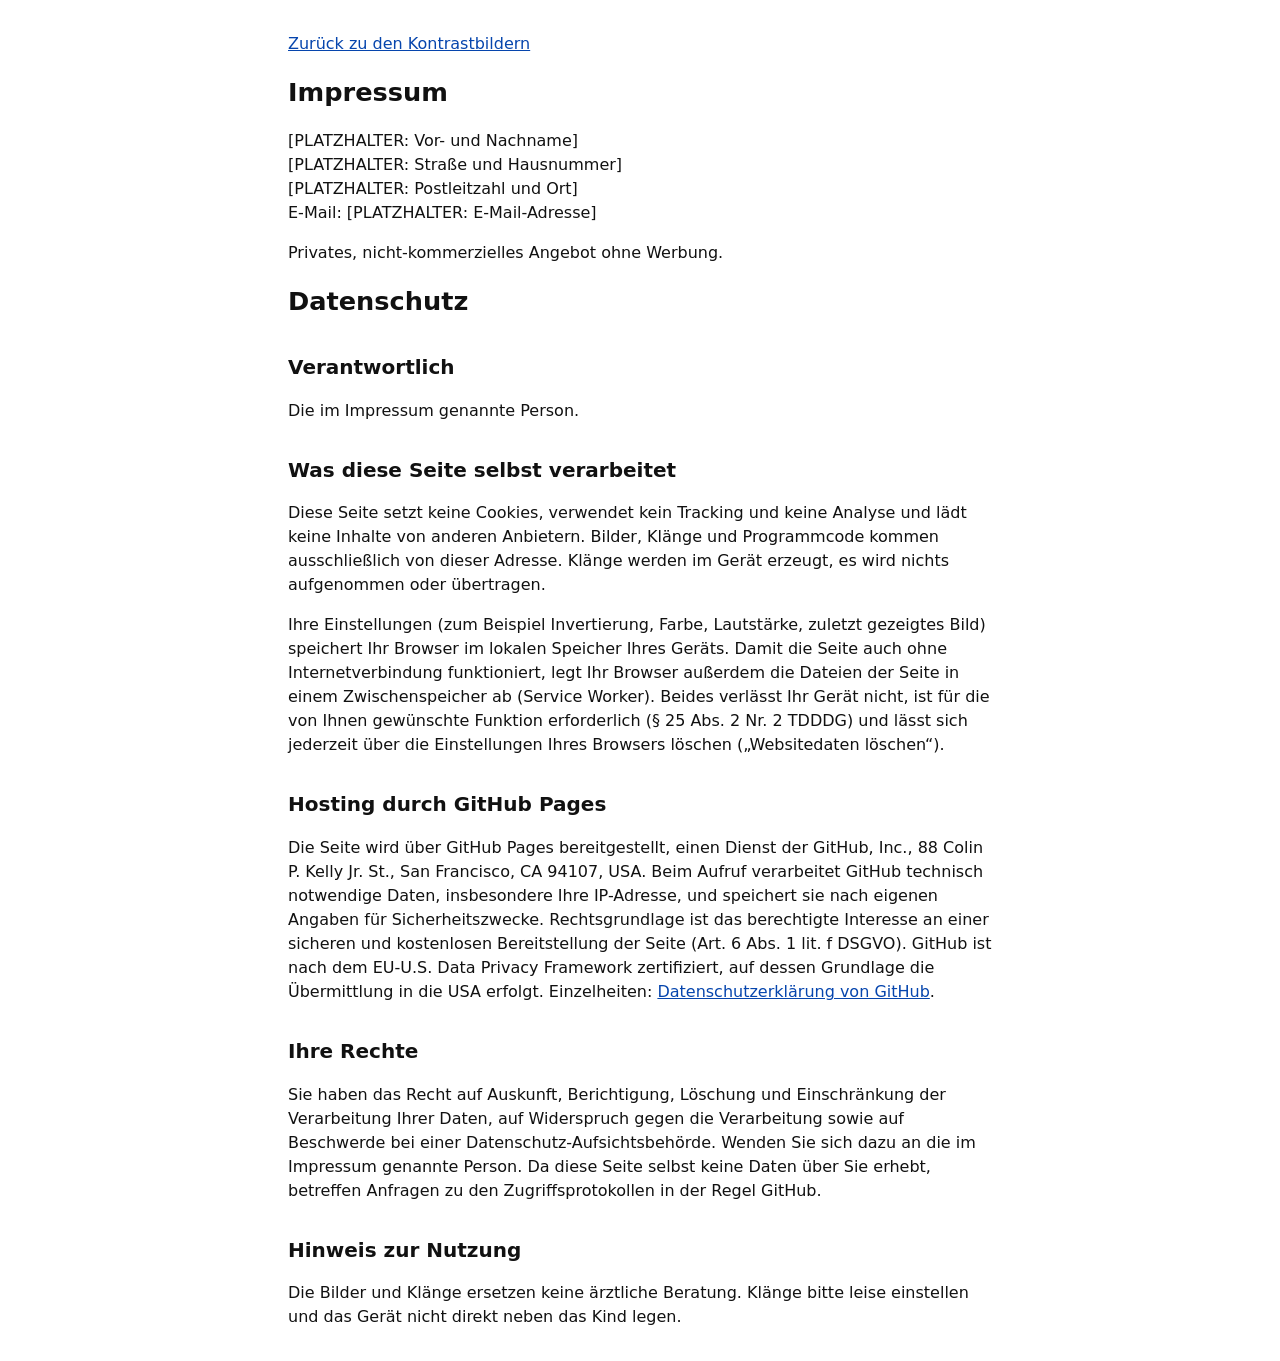
<file: site/rechtliches.html>
<!doctype html>
<html lang="de">
<head>
  <meta charset="utf-8">
  <meta name="viewport" content="width=device-width, initial-scale=1">
  <title>Kontrastbilder – Impressum und Datenschutz</title>
  <link rel="icon" href="icons/icon.svg" type="image/svg+xml">
  <style>
    body {
      max-width: 44em;
      margin: 0 auto;
      padding: 16px;
      font-family: system-ui, sans-serif;
      line-height: 1.5;
      color: #111;
      background: #fff;
    }

    h1 {
      font-size: 1.6em;
    }

    h2 {
      margin-top: 1.6em;
      font-size: 1.25em;
    }

    a {
      color: #0645ad;
    }
  </style>
</head>
<body>
  <p><a href="./">Zurück zu den Kontrastbildern</a></p>

  <h1>Impressum</h1>
  <!-- Angaben nach § 18 Abs. 1 Medienstaatsvertrag. Keine Postfachadresse. -->
  <p>
    [PLATZHALTER: Vor- und Nachname]<br>
    [PLATZHALTER: Straße und Hausnummer]<br>
    [PLATZHALTER: Postleitzahl und Ort]<br>
    E-Mail: [PLATZHALTER: E-Mail-Adresse]
  </p>
  <p>Privates, nicht-kommerzielles Angebot ohne Werbung.</p>

  <h1>Datenschutz</h1>

  <h2>Verantwortlich</h2>
  <p>Die im Impressum genannte Person.</p>

  <h2>Was diese Seite selbst verarbeitet</h2>
  <p>Diese Seite setzt keine Cookies, verwendet kein Tracking und keine Analyse und lädt keine Inhalte von anderen Anbietern. Bilder, Klänge und Programmcode kommen ausschließlich von dieser Adresse. Klänge werden im Gerät erzeugt, es wird nichts aufgenommen oder übertragen.</p>
  <p>Ihre Einstellungen (zum Beispiel Invertierung, Farbe, Lautstärke, zuletzt gezeigtes Bild) speichert Ihr Browser im lokalen Speicher Ihres Geräts. Damit die Seite auch ohne Internetverbindung funktioniert, legt Ihr Browser außerdem die Dateien der Seite in einem Zwischenspeicher ab (Service Worker). Beides verlässt Ihr Gerät nicht, ist für die von Ihnen gewünschte Funktion erforderlich (§ 25 Abs. 2 Nr. 2 TDDDG) und lässt sich jederzeit über die Einstellungen Ihres Browsers löschen („Websitedaten löschen“).</p>

  <h2>Hosting durch GitHub Pages</h2>
  <p>Die Seite wird über GitHub Pages bereitgestellt, einen Dienst der GitHub, Inc., 88 Colin P. Kelly Jr. St., San Francisco, CA 94107, USA. Beim Aufruf verarbeitet GitHub technisch notwendige Daten, insbesondere Ihre IP-Adresse, und speichert sie nach eigenen Angaben für Sicherheitszwecke. Rechtsgrundlage ist das berechtigte Interesse an einer sicheren und kostenlosen Bereitstellung der Seite (Art. 6 Abs. 1 lit. f DSGVO). GitHub ist nach dem EU-U.S. Data Privacy Framework zertifiziert, auf dessen Grundlage die Übermittlung in die USA erfolgt. Einzelheiten: <a href="https://docs.github.com/site-policy/privacy-policies/github-privacy-statement">Datenschutzerklärung von GitHub</a>.</p>

  <h2>Ihre Rechte</h2>
  <p>Sie haben das Recht auf Auskunft, Berichtigung, Löschung und Einschränkung der Verarbeitung Ihrer Daten, auf Widerspruch gegen die Verarbeitung sowie auf Beschwerde bei einer Datenschutz-Aufsichtsbehörde. Wenden Sie sich dazu an die im Impressum genannte Person. Da diese Seite selbst keine Daten über Sie erhebt, betreffen Anfragen zu den Zugriffsprotokollen in der Regel GitHub.</p>

  <h2>Hinweis zur Nutzung</h2>
  <p>Die Bilder und Klänge ersetzen keine ärztliche Beratung. Klänge bitte leise einstellen und das Gerät nicht direkt neben das Kind legen.</p>
</body>
</html>
</file>
<file: site/css/app.css>
/*
 * Farbrollen der Motive: --v Vordergrund, --h Hintergrund.
 * Registriert, damit der Wechsel normal/invertiert weich überblendet statt hart umzuschlagen.
 * --f1 bis --f3 sind für spätere Farben reserviert und fallen in den Motiven auf --v zurück.
 */
@property --v {
  syntax: "<color>";
  inherits: true;
  initial-value: #000;
}

@property --h {
  syntax: "<color>";
  inherits: true;
  initial-value: #fff;
}

:root {
  --v: #000;
  --h: #fff;
  --uebergang: 700ms;
  --farbwechsel: 1200ms;
  --ende: 4s;
  /* Grundgröße der Bedienelemente, wächst mit dem Bildschirm (Handy bis 4K-TV) */
  --ui: clamp(44px, 5.5vmin, 120px);
  color-scheme: light;
  transition:
    --v var(--farbwechsel) ease-in-out,
    --h var(--farbwechsel) ease-in-out;
}

:root.invertiert {
  --v: #fff;
  --h: #000;
}

/* hidden gilt immer, auch wenn eine Klasse display setzt (z. B. .zeile) */
[hidden] {
  display: none !important;
}

html,
body {
  height: 100%;
  margin: 0;
}

body {
  background: var(--h);
  overflow: hidden;
  font-family: system-ui, sans-serif;
  -webkit-tap-highlight-color: transparent;
  -webkit-user-select: none;
  user-select: none;
}

body.ruhig {
  cursor: none;
}

/* Bühne: ein Motiv, zentriert, quadratisch, so groß wie die kürzere Bildschirmseite */
#buehne {
  position: fixed;
  inset: 0;
  display: grid;
  place-items: center;
  touch-action: none;
  transition: opacity var(--uebergang) ease-in-out;
}

#buehne.ausgeblendet {
  opacity: 0;
}

body.beendet #buehne {
  opacity: 0;
  transition-duration: var(--ende);
}

.motiv {
  width: min(100dvw, 100dvh);
  height: min(100dvw, 100dvh);
}

/* Bedienleiste, blendet sich nach kurzer Zeit selbst aus */
/*
 * Zentriert über inset + margin statt left/transform, damit die Leiste auf schmalen
 * Bildschirmen in eine zweite Zeile umbrechen kann statt überzustehen.
 */
.leiste {
  position: fixed;
  inset-inline: 0;
  bottom: max(2.5vmin, env(safe-area-inset-bottom));
  margin-inline: auto;
  width: fit-content;
  display: flex;
  flex-wrap: wrap;
  justify-content: center;
  align-items: center;
  gap: calc(var(--ui) * 0.12);
  padding: calc(var(--ui) * 0.12) calc(var(--ui) * 0.25);
  max-width: calc(100vw - 16px);
  box-sizing: border-box;
  background: rgb(28 28 28 / 0.9);
  color: #fff;
  border-radius: calc(var(--ui) * 0.62);
  opacity: 0;
  pointer-events: none;
  transition: opacity 300ms ease;
}

body.leiste-sichtbar .leiste {
  opacity: 1;
  pointer-events: auto;
}

.leiste button,
.ende button {
  flex: none;
  width: var(--ui);
  height: var(--ui);
  padding: 0;
  border: 0;
  border-radius: 50%;
  background: transparent;
  color: inherit;
  display: grid;
  place-items: center;
  cursor: pointer;
}

.leiste button:hover {
  background: rgb(255 255 255 / 0.14);
}

.leiste button:disabled {
  opacity: 0.35;
  cursor: default;
}

.leiste button:focus-visible,
.ende button:focus-visible,
.einstellungen :focus-visible {
  outline: 3px solid #fff;
  outline-offset: 2px;
}

.leiste svg {
  width: 56%;
  height: 56%;
  fill: none;
  stroke: currentColor;
  stroke-width: 2;
  stroke-linecap: round;
  stroke-linejoin: round;
}

.leiste svg .gefuellt,
.leiste .symbol-play polygon {
  fill: currentColor;
}

/* Farbknopf zeigt im Farbmodus echte Farben */
#farbe[aria-pressed="true"] circle:nth-child(1) {
  fill: #e3261c;
}

#farbe[aria-pressed="true"] circle:nth-child(2) {
  fill: #ffcc00;
}

#farbe[aria-pressed="true"] circle:nth-child(3) {
  fill: #1f5fd6;
}

#ton[aria-pressed="true"] .symbol-aus,
#ton[aria-pressed="false"] .symbol-an,
#animation[aria-pressed="true"] .symbol-play,
#animation[aria-pressed="false"] .symbol-pause {
  display: none;
}

.leiste .titel {
  min-width: 0;
  overflow: hidden;
  text-overflow: ellipsis;
  white-space: nowrap;
  font-size: calc(var(--ui) * 0.34);
  padding: 0 0.3em;
}

@media (max-width: 480px) {
  .leiste .titel {
    display: none;
  }
}

/* Anzeige nach Ablauf des Sitzungs-Timers, nur zusammen mit der Leiste sichtbar */
.ende {
  position: fixed;
  inset: 0;
  display: grid;
  place-content: center;
  justify-items: center;
  gap: 1em;
  color: var(--v);
  font-size: calc(var(--ui) * 0.4);
  opacity: 0;
  pointer-events: none;
  transition: opacity 300ms ease;
}

.ende[hidden] {
  display: none;
}

body.leiste-sichtbar .ende {
  opacity: 1;
  pointer-events: auto;
}

.ende p {
  margin: 0;
}

.ende button {
  width: auto;
  height: auto;
  padding: 0.6em 1.4em;
  border-radius: 999px;
  background: rgb(28 28 28 / 0.9);
  color: #fff;
  font: inherit;
}

/* Einstellungsdialog */
.einstellungen {
  width: min(34em, calc(100vw - 32px));
  max-height: calc(100dvh - 32px);
  box-sizing: border-box;
  padding: 1.2em 1.4em;
  border: 0;
  border-radius: 16px;
  background: #1c1c1c;
  color: #fff;
  font-size: calc(var(--ui) * 0.34);
  -webkit-user-select: text;
  user-select: text;
}

.einstellungen::backdrop {
  background: rgb(0 0 0 / 0.5);
}

.einstellungen h2 {
  margin: 0 0 0.8em;
  font-size: 1.2em;
}

.einstellungen .zeile {
  display: flex;
  align-items: center;
  gap: 0.6em;
  min-height: 2.4em;
}

.einstellungen .zeile > span {
  flex: 1;
}

.einstellungen input[type="checkbox"] {
  width: 1.3em;
  height: 1.3em;
  margin: 0;
  accent-color: #fff;
}

.einstellungen input[type="range"] {
  flex: 1;
  accent-color: #fff;
}

.einstellungen select {
  width: 10.5em;
  font: inherit;
  padding: 0.2em 0.4em;
}

.einstellungen output {
  min-width: 3em;
  text-align: right;
}

.einstellungen .hinweis {
  margin: 0.2em 0 0.8em;
  font-size: 0.8em;
  color: #bbb;
}

.einstellungen .links {
  display: flex;
  flex-wrap: wrap;
  gap: 0.6em 1.5em;
  margin: 1em 0;
}

.einstellungen a {
  color: #fff;
}

.einstellungen .schliessen {
  font: inherit;
  padding: 0.5em 1.4em;
  border: 0;
  border-radius: 999px;
  background: #fff;
  color: #000;
  cursor: pointer;
}

/* Hinweis bei Aufruf über file:// */
.datei-hinweis {
  display: none;
  max-width: 36em;
  margin: 10vh auto;
  padding: 0 16px;
  color: #000;
  font-size: 18px;
  line-height: 1.5;
}

.datei .datei-hinweis {
  display: block;
}

.datei #buehne,
.datei .leiste {
  display: none;
}

.datei-hinweis pre {
  padding: 0.8em;
  background: #eee;
  overflow-x: auto;
}

/* Mischpult: je Klang ein Haken und ein Regler für den Anteil */
.klangliste {
  display: grid;
  gap: 0.3em;
  margin: 0.2em 0 0.4em 1.9em;
}

.klangzeile {
  display: flex;
  align-items: center;
  gap: 0.6em;
}

.klangzeile label {
  flex: 1;
  display: flex;
  align-items: center;
  gap: 0.6em;
}

.klangzeile input[type="checkbox"] {
  width: 1.2em;
  height: 1.2em;
  margin: 0;
  accent-color: #fff;
}

.klangzeile input[type="range"] {
  width: 8em;
  accent-color: #fff;
}
</file>
<file: site/css/druck.css>
/*
 * Druckansicht: A4 hochkant, 10 mm Rand. Karten sind quadratisch mit einer
 * feinen grauen Schnittkante. Die Kante gehört nicht zum Motiv.
 */
@page {
  size: A4 portrait;
  margin: 10mm;
}

:root {
  --v: #000;
  --h: #fff;
  --karte: 90mm;
  --spalten: 2;
  --abstand: 6mm;
  print-color-adjust: exact;
  -webkit-print-color-adjust: exact;
}

body {
  margin: 0;
  background: #e8e8e8;
  font-family: system-ui, sans-serif;
  color: #111;
}

.steuerung {
  max-width: 190mm;
  margin: 0 auto;
  padding: 16px;
}

.steuerung h1 {
  margin: 0 0 0.3em;
}

.steuerung form {
  display: flex;
  flex-wrap: wrap;
  gap: 12px 24px;
  align-items: center;
}

.steuerung label {
  display: flex;
  gap: 8px;
  align-items: center;
}

.steuerung select,
.steuerung button {
  font: inherit;
  padding: 4px 10px;
}

.hinweis {
  font-size: 0.9em;
  color: #444;
}

/* Bildschirmvorschau: jede Seite als weißes Blatt */
.seite {
  width: 190mm;
  height: 277mm;
  margin: 0 auto 16px;
  background: #fff;
  box-shadow: 0 1px 4px rgb(0 0 0 / 0.2);
  display: grid;
  grid-template-columns: repeat(var(--spalten), var(--karte));
  grid-auto-rows: var(--karte);
  gap: var(--abstand);
  place-content: center;
  break-after: page;
  overflow: hidden;
}

.seite:last-child {
  break-after: auto;
}

.karte {
  outline: 0.2mm dashed #999;
}

.karte .motiv {
  width: 100%;
  height: 100%;
}

.karte.invertiert {
  --v: #fff;
  --h: #000;
}

.karte.leer {
  outline: none;
}

@media print {
  body {
    background: none;
  }

  .steuerung {
    display: none;
  }

  .seite {
    margin: 0;
    box-shadow: none;
  }
}
</file>
<file: site/css/pruefen.css>
:root {
  --v: #000;
  --h: #fff;
  --kachel: 200px;
}

body {
  margin: 0;
  padding: 16px;
  background: #d8d8d8;
  font-family: system-ui, sans-serif;
  color: #111;
}

header {
  max-width: 60em;
}

.motiv-pruefung {
  margin: 0 0 24px;
  padding: 16px;
  background: #f4f4f4;
  border-radius: 8px;
}

.motiv-pruefung h2 {
  margin: 0 0 12px;
  font-size: 1.2em;
}

.kacheln {
  display: flex;
  flex-wrap: wrap;
  gap: 12px;
}

.kachel {
  margin: 0;
  width: var(--kachel);
}

.kachel figcaption {
  font-size: 0.85em;
  margin-top: 4px;
}

.kachel .motiv {
  width: var(--kachel);
  height: var(--kachel);
  outline: 1px solid #aaa;
}

.kachel.invertiert {
  --v: #fff;
  --h: #000;
}

.ergebnisse {
  margin: 12px 0 0;
  padding-left: 1.2em;
  font-size: 0.9em;
}

.ergebnisse .fehler {
  color: #b00000;
  font-weight: 600;
}

.ergebnisse .hinweis {
  color: #7a5000;
}

.ergebnisse .ok {
  color: #1d6b1d;
}
</file>
